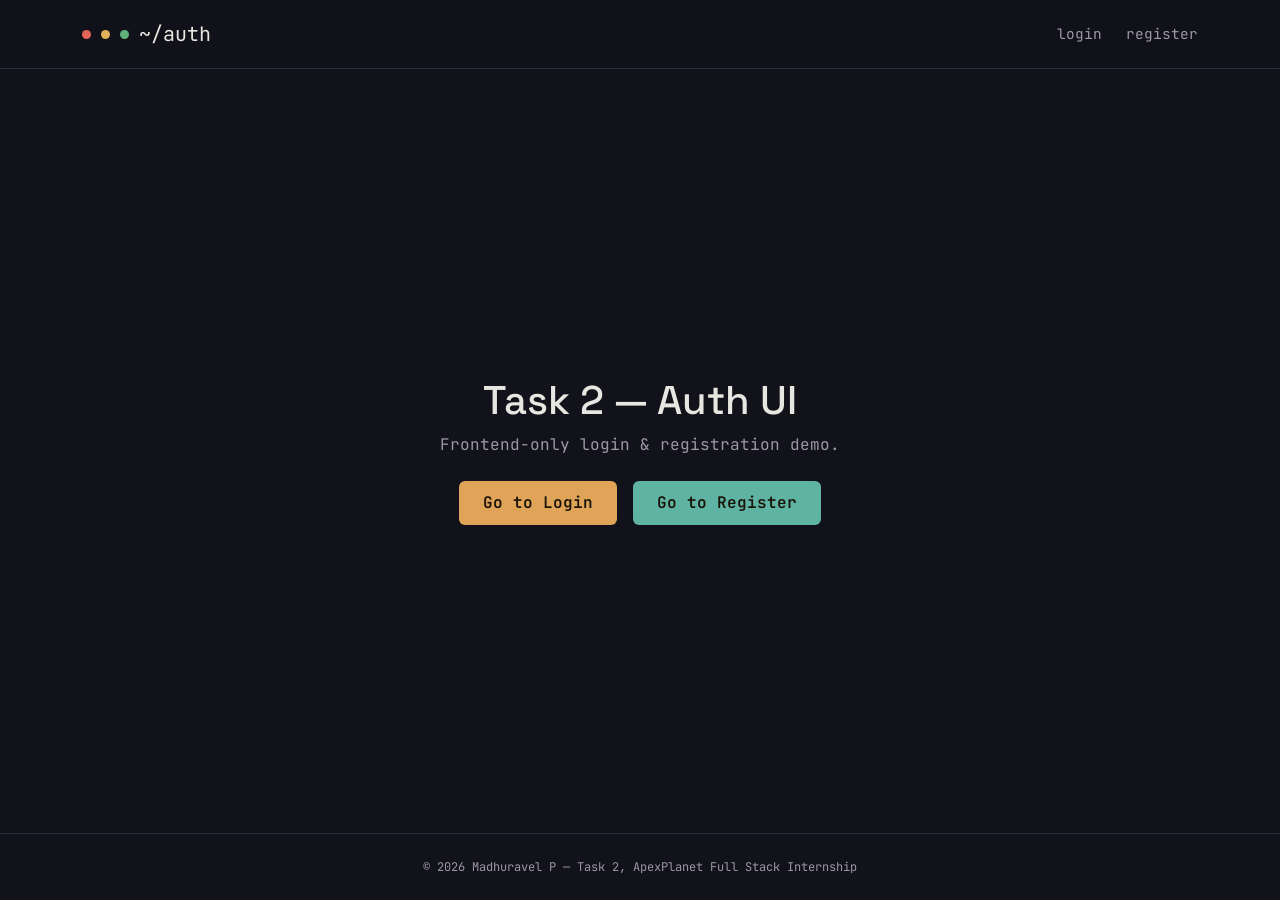
<file: index.html>
<!DOCTYPE html>
<html lang="en">
<head>
<meta charset="UTF-8">
<meta name="viewport" content="width=device-width, initial-scale=1.0">
<title>Auth UI — Madhuravel P</title>
<link href="https://fonts.googleapis.com/css2?family=JetBrains+Mono:wght@400;500;700&family=Space+Grotesk:wght@400;500;600;700&display=swap" rel="stylesheet">
<link href="https://cdn.jsdelivr.net/npm/bootstrap@5.3.3/dist/css/bootstrap.min.css" rel="stylesheet">
<link rel="stylesheet" href="css/style.css">
</head>
<body>
<div id="navbar-slot"></div>
<main class="auth-wrap">
  <div class="text-center">
    <h1 style="font-family:var(--display)">Task 2 — Auth UI</h1>
    <p style="color:var(--text-dim); font-family:var(--mono)">Frontend-only login &amp; registration demo.</p>
    <div class="d-flex gap-3 justify-content-center mt-4">
      <a href="login.html" class="btn btn-terminal" style="width:auto; padding:10px 24px;">Go to Login</a>
      <a href="register.html" class="btn btn-terminal" style="width:auto; padding:10px 24px; background:var(--accent-2);">Go to Register</a>
    </div>
  </div>
</main>
<div id="footer-slot"></div>
<script src="js/components.js"></script>
<script>mountComponents('index.html');</script>
</body>
</html>
</file>
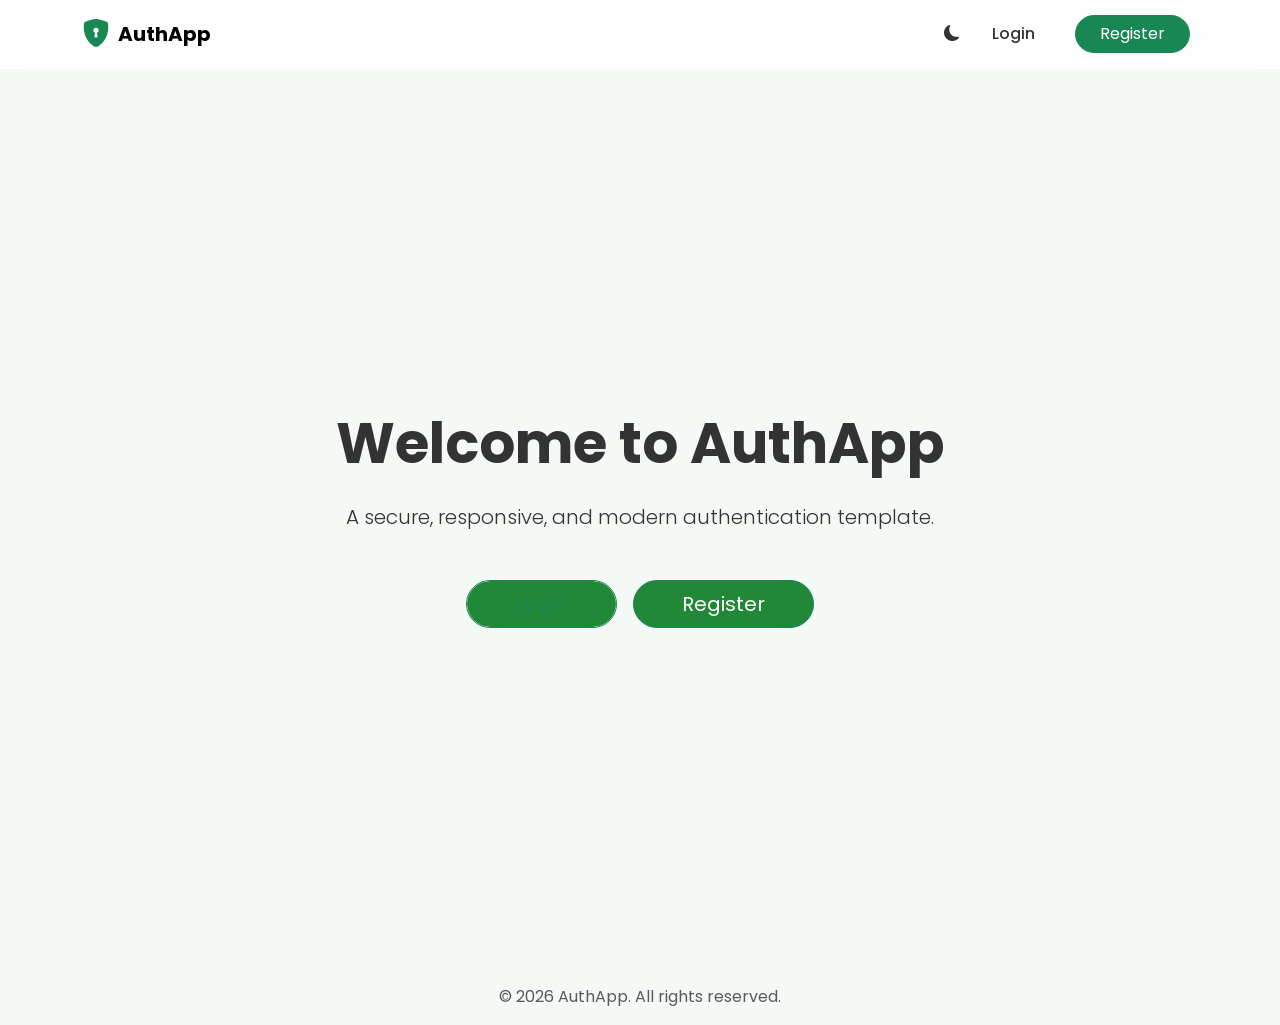
<file: Frontend-Task2/index.html>
<!DOCTYPE html>
<html lang="en">
<head>
    <meta charset="UTF-8">
    <meta name="viewport" content="width=device-width, initial-scale=1.0">
    <title>Welcome | Frontend-Task2</title>
    <!-- Google Fonts: Poppins -->
    <link href="https://fonts.googleapis.com/css2?family=Poppins:wght@300;400;500;600;700&display=swap" rel="stylesheet">
    <!-- Bootstrap 5 CSS -->
    <link href="https://cdn.jsdelivr.net/npm/bootstrap@5.3.0/dist/css/bootstrap.min.css" rel="stylesheet">
    <!-- Bootstrap Icons -->
    <link rel="stylesheet" href="https://cdn.jsdelivr.net/npm/bootstrap-icons@1.10.5/font/bootstrap-icons.css">
    <!-- Custom CSS -->
    <link rel="stylesheet" href="css/style.css">
    <link rel="stylesheet" href="css/responsive.css">
</head>
<body>

    <!-- Navbar -->
    <nav class="navbar navbar-expand-lg custom-navbar">
        <div class="container">
            <a class="navbar-brand d-flex align-items-center" href="index.html">
                <i class="bi bi-shield-lock-fill me-2 fs-3 text-success"></i>
                <span class="fw-bold">AuthApp</span>
            </a>
            <button class="navbar-toggler" type="button" data-bs-toggle="collapse" data-bs-target="#navbarNav">
                <span class="navbar-toggler-icon"></span>
            </button>
            <div class="collapse navbar-collapse justify-content-end" id="navbarNav">
                <ul class="navbar-nav align-items-center">
                    <li class="nav-item">
                        <button id="darkModeToggle" class="btn btn-link nav-link">
                            <i class="bi bi-moon-fill" id="darkModeIcon"></i>
                        </button>
                    </li>
                    <li class="nav-item">
                        <a class="nav-link" href="login.html">Login</a>
                    </li>
                    <li class="nav-item">
                        <a class="btn btn-success ms-lg-3 rounded-pill px-4" href="register.html">Register</a>
                    </li>
                </ul>
            </div>
        </div>
    </nav>

    <!-- Main Content -->
    <main class="container d-flex flex-column justify-content-center align-items-center min-vh-100 text-center">
        <h1 class="display-4 fw-bold mb-4 fade-in">Welcome to AuthApp</h1>
        <p class="lead mb-5 fade-in delay-1">A secure, responsive, and modern authentication template.</p>
        <div class="fade-in delay-2 d-flex gap-3">
            <a href="login.html" class="btn btn-outline-success btn-lg rounded-pill px-5 custom-btn">Login</a>
            <a href="register.html" class="btn btn-success btn-lg rounded-pill px-5 custom-btn">Register</a>
        </div>
    </main>

    <!-- Footer -->
    <footer class="footer mt-auto py-3 bg-transparent text-center fade-in">
        <div class="container">
            <span class="text-muted">© 2026 AuthApp. All rights reserved.</span>
        </div>
    </footer>

    <!-- Bootstrap 5 JS Bundle -->
    <script src="https://cdn.jsdelivr.net/npm/bootstrap@5.3.0/dist/js/bootstrap.bundle.min.js"></script>
    <!-- Custom JS -->
    <script src="js/validation.js"></script>
</body>
</html>
</file>
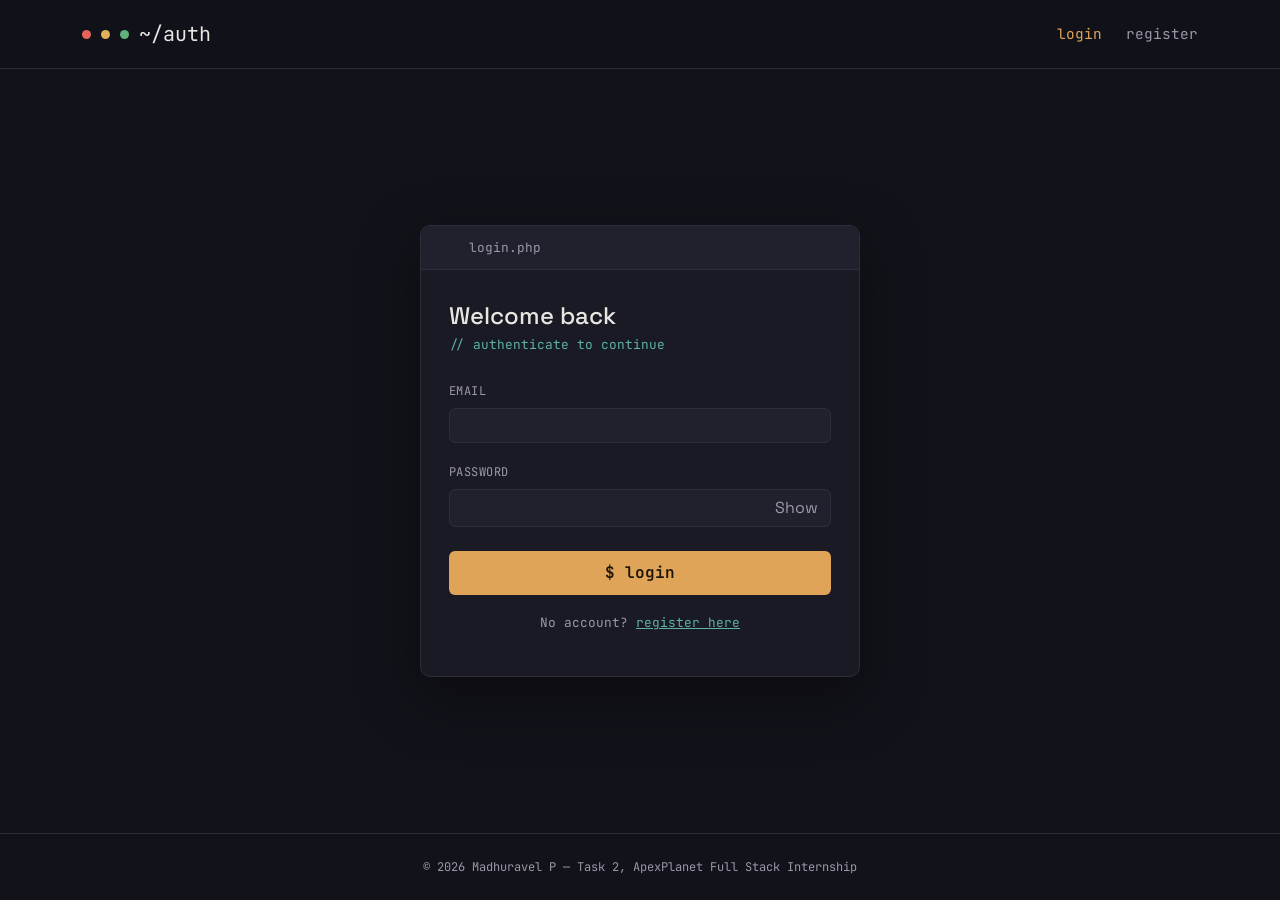
<file: login.html>
<!DOCTYPE html>
<html lang="en">
<head>
<meta charset="UTF-8">
<meta name="viewport" content="width=device-width, initial-scale=1.0">
<title>Login — Madhuravel P</title>
<link rel="preconnect" href="https://fonts.googleapis.com">
<link href="https://fonts.googleapis.com/css2?family=JetBrains+Mono:wght@400;500;700&family=Space+Grotesk:wght@400;500;600;700&display=swap" rel="stylesheet">
<link href="https://cdn.jsdelivr.net/npm/bootstrap@5.3.3/dist/css/bootstrap.min.css" rel="stylesheet">
<link rel="stylesheet" href="css/style.css">
</head>
<body>

<div id="navbar-slot"></div>

<main class="auth-wrap">
  <div class="auth-card">
    <div class="auth-card__bar">
      <span class="dot dot--red"></span><span class="dot dot--yellow"></span><span class="dot dot--green"></span>
      <span class="title">login.php</span>
    </div>
    <div class="auth-card__body">
      <h1>Welcome back</h1>
      <p class="subtitle">// authenticate to continue</p>

      <form id="loginForm" novalidate>
        <div class="mb-3">
          <label for="loginEmail" class="form-label">Email</label>
          <input type="email" class="form-control" id="loginEmail" placeholder="you@example.com" required>
          <div class="invalid-feedback"></div>
        </div>

        <div class="mb-3">
          <label for="loginPassword" class="form-label">Password</label>
          <div class="input-group">
            <input type="password" class="form-control" id="loginPassword" placeholder="••••••••" required>
            <button class="btn btn-toggle" type="button" data-target="loginPassword">Show</button>
          </div>
          <div class="invalid-feedback"></div>
        </div>

        <button type="submit" class="btn btn-terminal mt-2">$ login</button>
      </form>

      <p class="auth-switch">No account? <a href="register.html">register here</a></p>
    </div>
  </div>
</main>

<div id="footer-slot"></div>

<script src="js/components.js"></script>
<script>mountComponents('login.html');</script>
<script src="js/auth.js"></script>
</body>
</html>
</file>
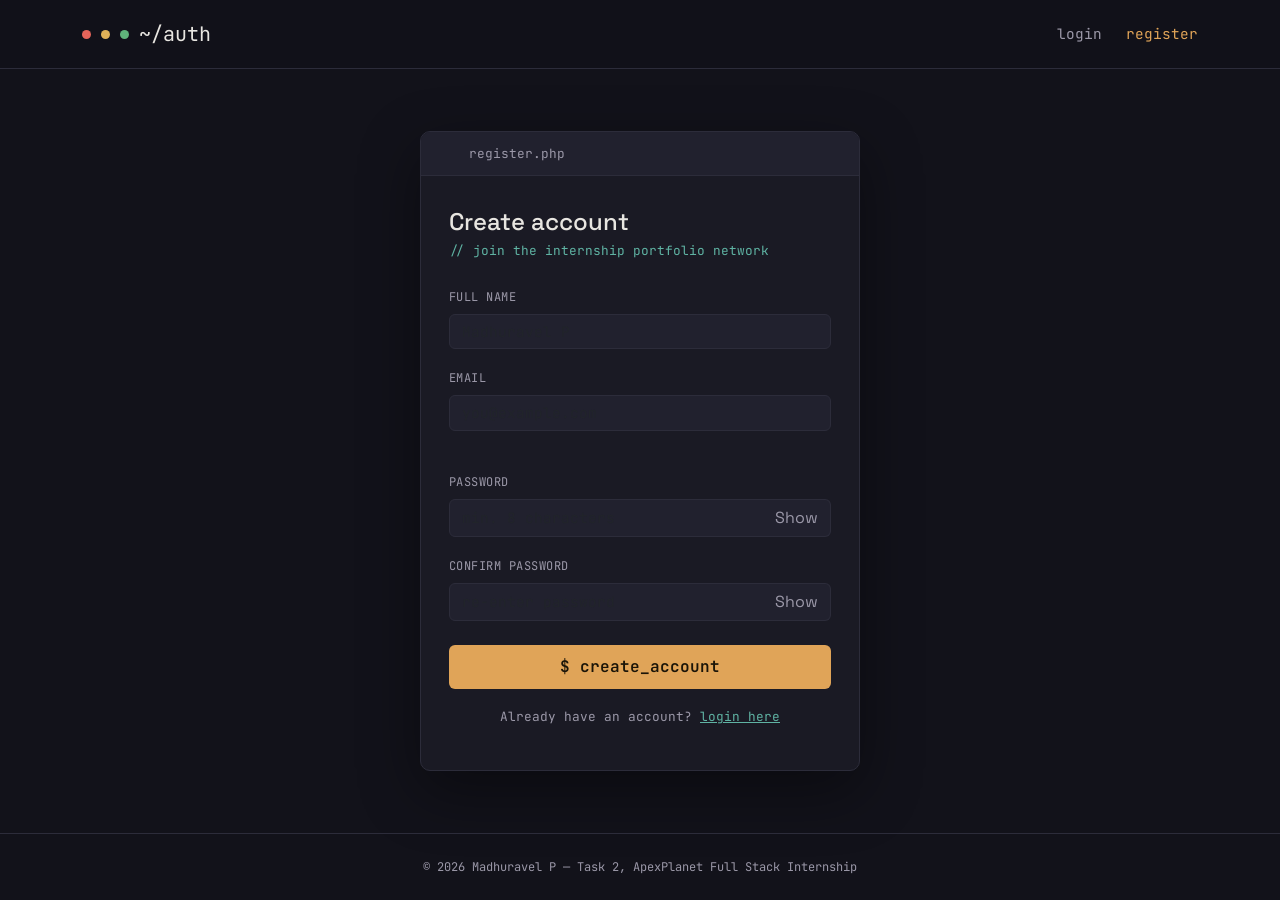
<file: register.html>
<!DOCTYPE html>
<html lang="en">
<head>
<meta charset="UTF-8">
<meta name="viewport" content="width=device-width, initial-scale=1.0">
<title>Register — Madhuravel P</title>
<link rel="preconnect" href="https://fonts.googleapis.com">
<link href="https://fonts.googleapis.com/css2?family=JetBrains+Mono:wght@400;500;700&family=Space+Grotesk:wght@400;500;600;700&display=swap" rel="stylesheet">
<link href="https://cdn.jsdelivr.net/npm/bootstrap@5.3.3/dist/css/bootstrap.min.css" rel="stylesheet">
<link rel="stylesheet" href="css/style.css">
</head>
<body>

<div id="navbar-slot"></div>

<main class="auth-wrap">
  <div class="auth-card">
    <div class="auth-card__bar">
      <span class="dot dot--red"></span><span class="dot dot--yellow"></span><span class="dot dot--green"></span>
      <span class="title">register.php</span>
    </div>
    <div class="auth-card__body">
      <h1>Create account</h1>
      <p class="subtitle">// join the internship portfolio network</p>

      <form id="registerForm" novalidate>
        <div class="mb-3">
          <label for="registerName" class="form-label">Full name</label>
          <input type="text" class="form-control" id="registerName" placeholder="Madhuravel P" required>
          <div class="invalid-feedback"></div>
        </div>

        <div class="mb-3">
          <label for="registerEmail" class="form-label">Email</label>
          <input type="email" class="form-control" id="registerEmail" placeholder="you@example.com" required>
          <div class="invalid-feedback"></div>
        </div>

        <div class="mb-3">
          <label for="registerPassword" class="form-label">Password</label>
          <div class="input-group">
            <input type="password" class="form-control" id="registerPassword" placeholder="min. 8 characters" required>
            <button class="btn btn-toggle" type="button" data-target="registerPassword">Show</button>
          </div>
          <div class="invalid-feedback"></div>
        </div>

        <div class="mb-3">
          <label for="registerConfirmPassword" class="form-label">Confirm password</label>
          <div class="input-group">
            <input type="password" class="form-control" id="registerConfirmPassword" placeholder="re-enter password" required>
            <button class="btn btn-toggle" type="button" data-target="registerConfirmPassword">Show</button>
          </div>
          <div class="invalid-feedback"></div>
        </div>

        <button type="submit" class="btn btn-terminal mt-2">$ create_account</button>
      </form>

      <p class="auth-switch">Already have an account? <a href="login.html">login here</a></p>
    </div>
  </div>
</main>

<div id="footer-slot"></div>

<script src="js/components.js"></script>
<script>mountComponents('register.html');</script>
<script src="js/auth.js"></script>
</body>
</html>
</file>
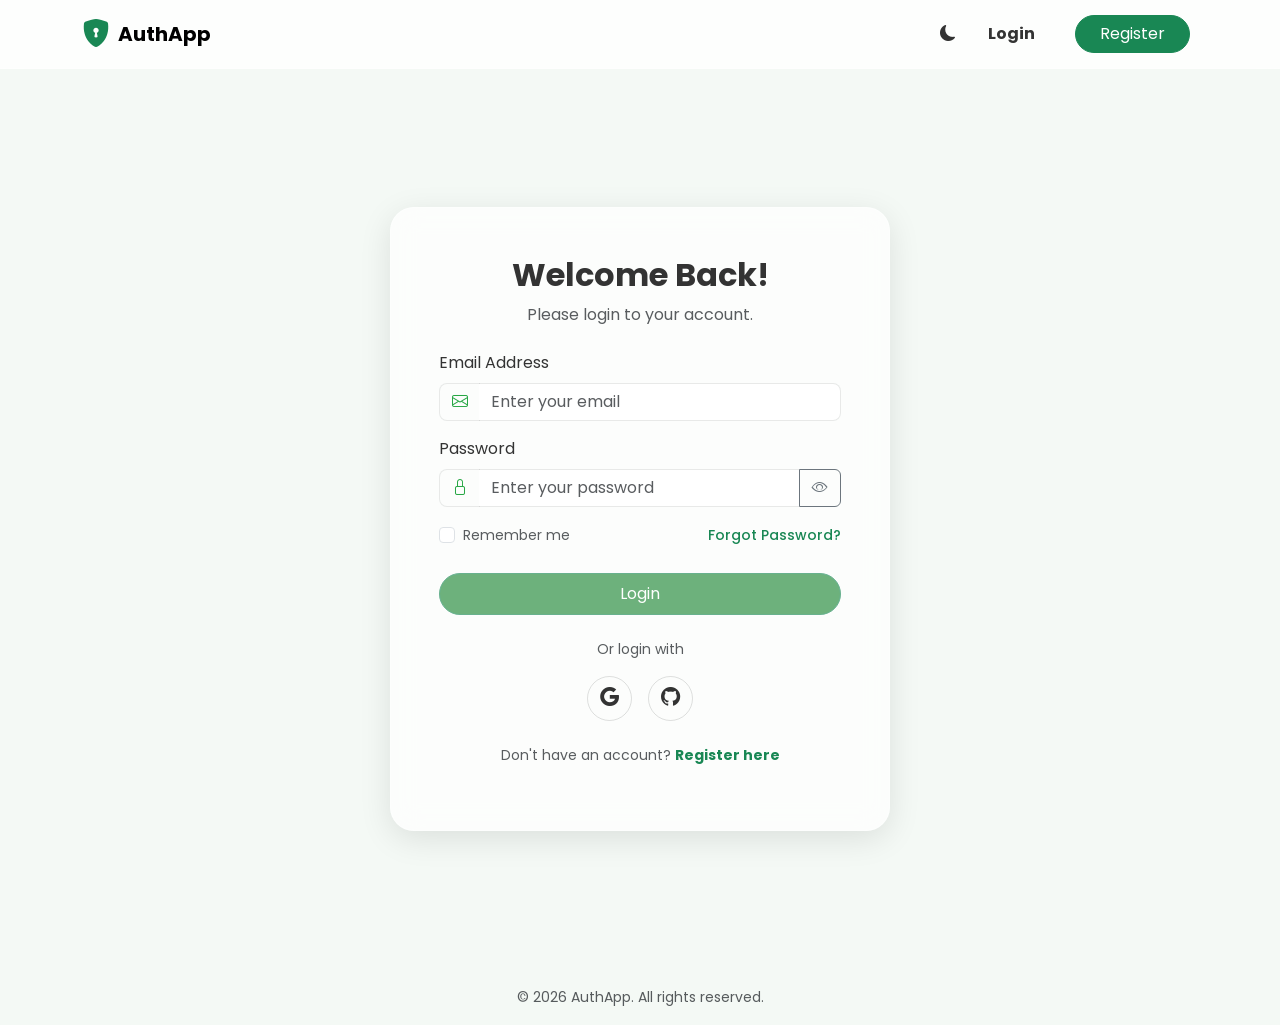
<file: Frontend-Task2/login.html>
<!DOCTYPE html>
<html lang="en">
<head>
    <meta charset="UTF-8">
    <meta name="viewport" content="width=device-width, initial-scale=1.0">
    <title>Login | Frontend-Task2</title>
    <link href="https://fonts.googleapis.com/css2?family=Poppins:wght@300;400;500;600;700&display=swap" rel="stylesheet">
    <link href="https://cdn.jsdelivr.net/npm/bootstrap@5.3.0/dist/css/bootstrap.min.css" rel="stylesheet">
    <link rel="stylesheet" href="https://cdn.jsdelivr.net/npm/bootstrap-icons@1.10.5/font/bootstrap-icons.css">
    <link rel="stylesheet" href="css/style.css">
    <link rel="stylesheet" href="css/responsive.css">
</head>
<body>

    <!-- Navbar -->
    <nav class="navbar navbar-expand-lg custom-navbar">
        <div class="container">
            <a class="navbar-brand d-flex align-items-center" href="index.html">
                <i class="bi bi-shield-lock-fill me-2 fs-3 text-success"></i>
                <span class="fw-bold">AuthApp</span>
            </a>
            <button class="navbar-toggler" type="button" data-bs-toggle="collapse" data-bs-target="#navbarNav">
                <span class="navbar-toggler-icon"></span>
            </button>
            <div class="collapse navbar-collapse justify-content-end" id="navbarNav">
                <ul class="navbar-nav align-items-center">
                    <li class="nav-item">
                        <button id="darkModeToggle" class="btn btn-link nav-link">
                            <i class="bi bi-moon-fill" id="darkModeIcon"></i>
                        </button>
                    </li>
                    <li class="nav-item">
                        <a class="nav-link active fw-bold" href="login.html">Login</a>
                    </li>
                    <li class="nav-item">
                        <a class="btn btn-success ms-lg-3 rounded-pill px-4" href="register.html">Register</a>
                    </li>
                </ul>
            </div>
        </div>
    </nav>

    <!-- Main Content -->
    <main class="container d-flex flex-column justify-content-center align-items-center min-vh-100 py-5">
        <div class="auth-card glass-card fade-in p-4 p-md-5 w-100" style="max-width: 500px;">
            <div class="text-center mb-4">
                <h2 class="fw-bold">Welcome Back!</h2>
                <p class="text-muted">Please login to your account.</p>
            </div>

            <form id="loginForm" novalidate>
                <!-- Email Input -->
                <div class="mb-3 form-group">
                    <label for="loginEmail" class="form-label">Email Address</label>
                    <div class="input-group has-validation">
                        <span class="input-group-text"><i class="bi bi-envelope"></i></span>
                        <input type="email" class="form-control" id="loginEmail" required placeholder="Enter your email">
                        <div class="invalid-feedback">Please enter a valid email address.</div>
                    </div>
                </div>

                <!-- Password Input -->
                <div class="mb-3 form-group">
                    <label for="loginPassword" class="form-label">Password</label>
                    <div class="input-group has-validation">
                        <span class="input-group-text"><i class="bi bi-lock"></i></span>
                        <input type="password" class="form-control" id="loginPassword" required placeholder="Enter your password">
                        <button class="btn btn-outline-secondary toggle-password" type="button" data-target="loginPassword">
                            <i class="bi bi-eye"></i>
                        </button>
                        <div class="invalid-feedback">Password is required.</div>
                    </div>
                </div>

                <!-- Remember Me & Forgot Password -->
                <div class="d-flex justify-content-between align-items-center mb-4">
                    <div class="form-check">
                        <input type="checkbox" class="form-check-input custom-checkbox" id="rememberMe">
                        <label class="form-check-label text-muted small" for="rememberMe">Remember me</label>
                    </div>
                    <a href="#" class="text-success small fw-medium text-decoration-none">Forgot Password?</a>
                </div>

                <!-- Submit Button -->
                <button type="submit" class="btn btn-success w-100 rounded-pill py-2 custom-btn position-relative" id="loginBtn" disabled>
                    <span class="btn-text">Login</span>
                    <span class="spinner-border spinner-border-sm position-absolute top-50 start-50 translate-middle d-none" id="loginSpinner" role="status" aria-hidden="true"></span>
                </button>

                <!-- Social Login -->
                <div class="text-center mt-4">
                    <p class="text-muted small mb-3">Or login with</p>
                    <div class="d-flex justify-content-center gap-3">
                        <button type="button" class="btn btn-outline-dark rounded-circle social-btn"><i class="bi bi-google"></i></button>
                        <button type="button" class="btn btn-outline-dark rounded-circle social-btn"><i class="bi bi-github"></i></button>
                    </div>
                </div>

                <!-- Register Link -->
                <div class="text-center mt-4">
                    <p class="text-muted small">Don't have an account? <a href="register.html" class="text-success fw-bold text-decoration-none">Register here</a></p>
                </div>
            </form>
        </div>
    </main>

    <!-- Footer -->
    <footer class="footer mt-auto py-3 text-center">
        <div class="container">
            <span class="text-muted small">© 2026 AuthApp. All rights reserved.</span>
        </div>
    </footer>

    <!-- Scripts -->
    <script src="https://cdn.jsdelivr.net/npm/bootstrap@5.3.0/dist/js/bootstrap.bundle.min.js"></script>
    <script src="js/validation.js"></script>
    <script src="js/login.js"></script>
</body>
</html>
</file>
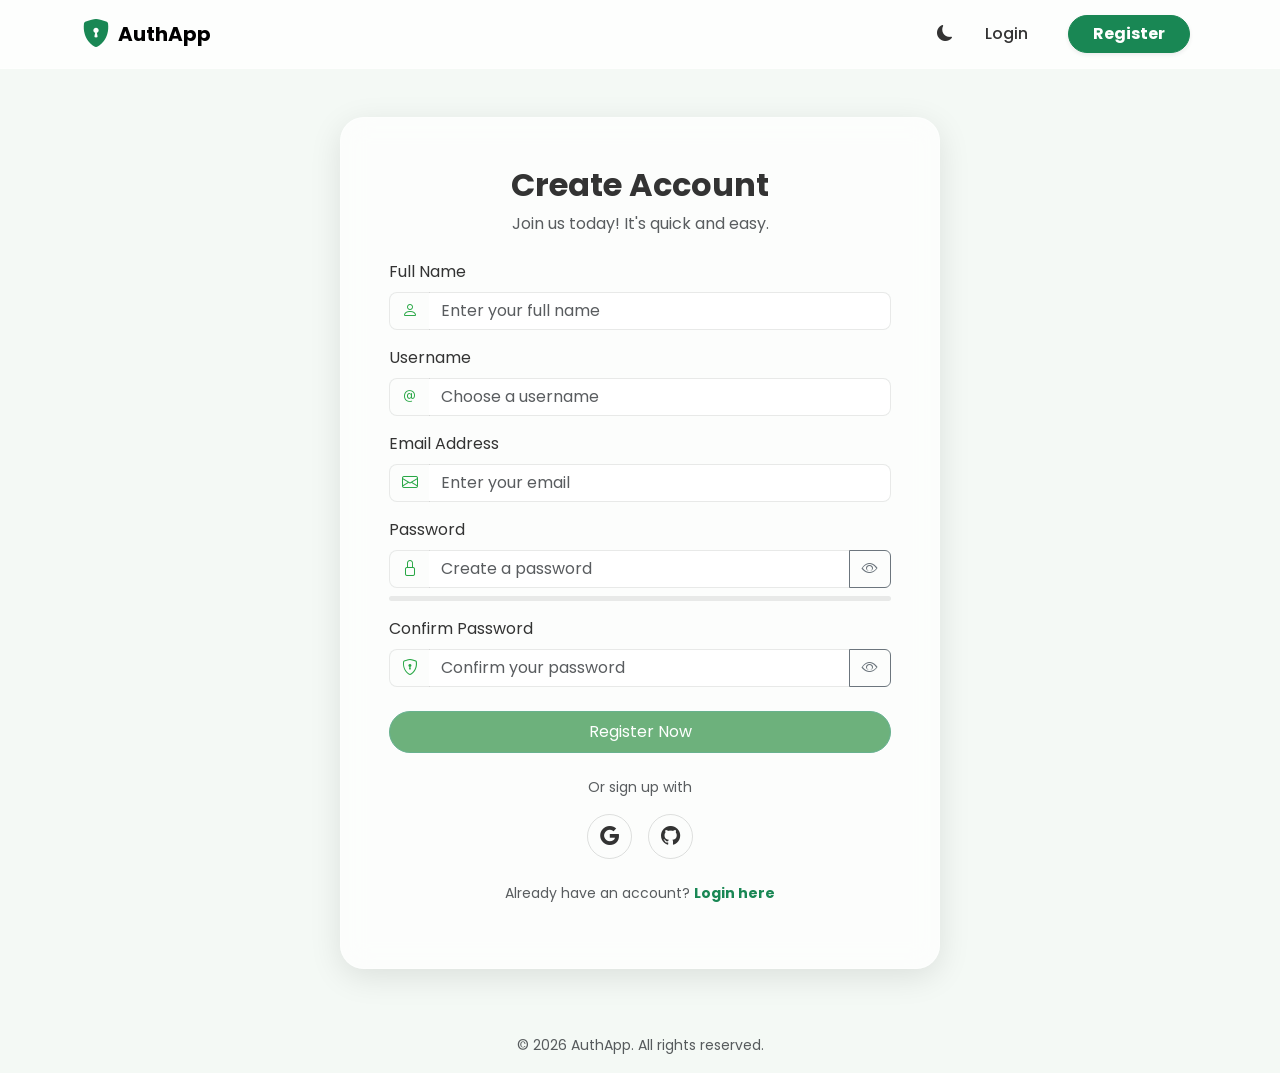
<file: Frontend-Task2/register.html>
<!DOCTYPE html>
<html lang="en">
<head>
    <meta charset="UTF-8">
    <meta name="viewport" content="width=device-width, initial-scale=1.0">
    <title>Register | Frontend-Task2</title>
    <link href="https://fonts.googleapis.com/css2?family=Poppins:wght@300;400;500;600;700&display=swap" rel="stylesheet">
    <link href="https://cdn.jsdelivr.net/npm/bootstrap@5.3.0/dist/css/bootstrap.min.css" rel="stylesheet">
    <link rel="stylesheet" href="https://cdn.jsdelivr.net/npm/bootstrap-icons@1.10.5/font/bootstrap-icons.css">
    <link rel="stylesheet" href="css/style.css">
    <link rel="stylesheet" href="css/responsive.css">
</head>
<body>

    <!-- Navbar -->
    <nav class="navbar navbar-expand-lg custom-navbar">
        <div class="container">
            <a class="navbar-brand d-flex align-items-center" href="index.html">
                <i class="bi bi-shield-lock-fill me-2 fs-3 text-success"></i>
                <span class="fw-bold">AuthApp</span>
            </a>
            <button class="navbar-toggler" type="button" data-bs-toggle="collapse" data-bs-target="#navbarNav">
                <span class="navbar-toggler-icon"></span>
            </button>
            <div class="collapse navbar-collapse justify-content-end" id="navbarNav">
                <ul class="navbar-nav align-items-center">
                    <li class="nav-item">
                        <button id="darkModeToggle" class="btn btn-link nav-link">
                            <i class="bi bi-moon-fill" id="darkModeIcon"></i>
                        </button>
                    </li>
                    <li class="nav-item">
                        <a class="nav-link" href="login.html">Login</a>
                    </li>
                    <li class="nav-item">
                        <a class="btn btn-success ms-lg-3 rounded-pill px-4 fw-bold shadow-sm" href="register.html">Register</a>
                    </li>
                </ul>
            </div>
        </div>
    </nav>

    <!-- Main Content -->
    <main class="container d-flex flex-column justify-content-center align-items-center min-vh-100 py-5">
        <div class="auth-card glass-card fade-in p-4 p-md-5 w-100" style="max-width: 600px;">
            <div class="text-center mb-4">
                <h2 class="fw-bold">Create Account</h2>
                <p class="text-muted">Join us today! It's quick and easy.</p>
            </div>

            <form id="registerForm" novalidate>
                <!-- Full Name -->
                <div class="mb-3 form-group">
                    <label for="regName" class="form-label">Full Name</label>
                    <div class="input-group has-validation">
                        <span class="input-group-text"><i class="bi bi-person"></i></span>
                        <input type="text" class="form-control" id="regName" required placeholder="Enter your full name">
                        <div class="invalid-feedback">Please enter your full name.</div>
                    </div>
                </div>

                <!-- Username with AJAX validation -->
                <div class="mb-3 form-group position-relative">
                    <label for="regUsername" class="form-label">Username</label>
                    <div class="input-group has-validation">
                        <span class="input-group-text"><i class="bi bi-at"></i></span>
                        <input type="text" class="form-control" id="regUsername" required placeholder="Choose a username">
                        <div class="invalid-feedback" id="usernameError">Please enter a username.</div>
                    </div>
                    <div id="usernameStatus" class="form-text small mt-1 d-none"></div>
                </div>

                <!-- Email Input -->
                <div class="mb-3 form-group">
                    <label for="regEmail" class="form-label">Email Address</label>
                    <div class="input-group has-validation">
                        <span class="input-group-text"><i class="bi bi-envelope"></i></span>
                        <input type="email" class="form-control" id="regEmail" required placeholder="Enter your email">
                        <div class="invalid-feedback">Please enter a valid email address.</div>
                    </div>
                </div>

                <!-- Password Input -->
                <div class="mb-3 form-group">
                    <label for="regPassword" class="form-label">Password</label>
                    <div class="input-group has-validation">
                        <span class="input-group-text"><i class="bi bi-lock"></i></span>
                        <input type="password" class="form-control" id="regPassword" required placeholder="Create a password">
                        <button class="btn btn-outline-secondary toggle-password" type="button" data-target="regPassword">
                            <i class="bi bi-eye"></i>
                        </button>
                        <div class="invalid-feedback">
                            Password must contain min 8 chars, one uppercase, one lowercase, one number, and one special char.
                        </div>
                    </div>
                    <!-- Password Strength Meter -->
                    <div class="progress mt-2" style="height: 5px;">
                        <div id="passwordStrength" class="progress-bar" role="progressbar" style="width: 0%;" aria-valuenow="0" aria-valuemin="0" aria-valuemax="100"></div>
                    </div>
                </div>

                <!-- Confirm Password Input -->
                <div class="mb-4 form-group">
                    <label for="regConfirmPassword" class="form-label">Confirm Password</label>
                    <div class="input-group has-validation">
                        <span class="input-group-text"><i class="bi bi-shield-lock"></i></span>
                        <input type="password" class="form-control" id="regConfirmPassword" required placeholder="Confirm your password">
                        <button class="btn btn-outline-secondary toggle-password" type="button" data-target="regConfirmPassword">
                            <i class="bi bi-eye"></i>
                        </button>
                        <div class="invalid-feedback">Passwords do not match.</div>
                    </div>
                </div>

                <!-- Submit Button -->
                <button type="submit" class="btn btn-success w-100 rounded-pill py-2 custom-btn position-relative" id="registerBtn" disabled>
                    <span class="btn-text">Register Now</span>
                    <span class="spinner-border spinner-border-sm position-absolute top-50 start-50 translate-middle d-none" id="registerSpinner" role="status" aria-hidden="true"></span>
                </button>

                <!-- Social Login -->
                <div class="text-center mt-4">
                    <p class="text-muted small mb-3">Or sign up with</p>
                    <div class="d-flex justify-content-center gap-3">
                        <button type="button" class="btn btn-outline-dark rounded-circle social-btn"><i class="bi bi-google"></i></button>
                        <button type="button" class="btn btn-outline-dark rounded-circle social-btn"><i class="bi bi-github"></i></button>
                    </div>
                </div>

                <!-- Login Link -->
                <div class="text-center mt-4">
                    <p class="text-muted small">Already have an account? <a href="login.html" class="text-success fw-bold text-decoration-none">Login here</a></p>
                </div>
            </form>
        </div>
    </main>

    <!-- Footer -->
    <footer class="footer mt-auto py-3 text-center">
        <div class="container">
            <span class="text-muted small">© 2026 AuthApp. All rights reserved.</span>
        </div>
    </footer>

    <!-- Success Modal -->
    <div class="modal fade" id="successModal" tabindex="-1" aria-labelledby="successModalLabel" aria-hidden="true">
        <div class="modal-dialog modal-dialog-centered">
            <div class="modal-content glass-card text-center p-4">
                <div class="modal-body py-4">
                    <i class="bi bi-check-circle-fill text-success" style="font-size: 4rem;"></i>
                    <h3 class="mt-3 fw-bold">Registration Successful!</h3>
                    <p class="text-muted">Your account has been created successfully. You can now login to access your dashboard.</p>
                    <a href="login.html" class="btn btn-success rounded-pill px-5 mt-3">Go to Login</a>
                </div>
            </div>
        </div>
    </div>

    <!-- Scripts -->
    <script src="https://cdn.jsdelivr.net/npm/bootstrap@5.3.0/dist/js/bootstrap.bundle.min.js"></script>
    <script src="js/validation.js"></script>
    <script src="js/register.js"></script>
</body>
</html>
</file>
<file: css/style.css>
:root {
  --bg: #12121a;
  --panel: #1a1a24;
  --panel-2: #21212e;
  --text: #e8e6e1;
  --text-dim: #9b98a8;
  --accent: #e0a458;
  --accent-2: #5fb3a3;
  --border: #2c2c3a;
  --danger: #e5645a;
  --radius: 10px;
  --mono: 'JetBrains Mono', monospace;
  --display: 'Space Grotesk', sans-serif;
}

body {
  background: var(--bg);
  color: var(--text);
  font-family: var(--display);
  min-height: 100vh;
  display: flex;
  flex-direction: column;
}

a { color: var(--accent-2); }
a:hover { color: var(--accent); }

/* ---------- Navbar (reusable component) ---------- */
.navbar-terminal {
  background: rgba(18,18,26,0.9);
  backdrop-filter: blur(8px);
  border-bottom: 1px solid var(--border);
  padding: 14px 0;
}
.navbar-terminal .navbar-brand {
  font-family: var(--mono);
  color: var(--text);
  display: flex;
  align-items: center;
  gap: 10px;
}
.navbar-terminal .dot { width: 9px; height: 9px; border-radius: 50%; display: inline-block; }
.dot--red { background: #e5645a; }
.dot--yellow { background: #e0b158; }
.dot--green { background: #5fb37a; }
.navbar-terminal .nav-link {
  font-family: var(--mono);
  font-size: 0.9rem;
  color: var(--text-dim) !important;
}
.navbar-terminal .nav-link:hover,
.navbar-terminal .nav-link.active { color: var(--accent) !important; }

/* ---------- Auth card ---------- */
.auth-wrap {
  flex: 1;
  display: flex;
  align-items: center;
  justify-content: center;
  padding: 48px 16px;
}
.auth-card {
  width: 100%;
  max-width: 440px;
  background: var(--panel);
  border: 1px solid var(--border);
  border-radius: var(--radius);
  overflow: hidden;
  box-shadow: 0 20px 60px rgba(0,0,0,0.4);
}
.auth-card__bar {
  display: flex;
  align-items: center;
  gap: 8px;
  padding: 12px 16px;
  background: var(--panel-2);
  border-bottom: 1px solid var(--border);
  font-family: var(--mono);
  font-size: 0.8rem;
  color: var(--text-dim);
}
.auth-card__bar span.title { margin-left: 8px; }
.auth-card__body { padding: 32px 28px 28px; }

.auth-card h1 {
  font-family: var(--display);
  font-size: 1.5rem;
  margin-bottom: 4px;
}
.auth-card .subtitle {
  font-family: var(--mono);
  font-size: 0.8rem;
  color: var(--accent-2);
  margin-bottom: 24px;
}

.form-label {
  font-family: var(--mono);
  font-size: 0.75rem;
  color: var(--text-dim);
  text-transform: uppercase;
  letter-spacing: 0.04em;
}
.form-control {
  background: var(--panel-2);
  border: 1px solid var(--border);
  color: var(--text);
  font-family: var(--mono);
  font-size: 0.9rem;
}
.form-control:focus {
  background: var(--panel-2);
  border-color: var(--accent-2);
  color: var(--text);
  box-shadow: 0 0 0 0.2rem rgba(95,179,163,0.25);
}
.form-control.is-invalid { border-color: var(--danger); }
.form-control.is-valid { border-color: var(--accent-2); }
.invalid-feedback { font-family: var(--mono); font-size: 0.75rem; }

.input-group .btn-toggle {
  background: var(--panel-2);
  border: 1px solid var(--border);
  border-left: none;
  color: var(--text-dim);
}
.input-group .btn-toggle:hover { color: var(--accent); }

.btn-terminal {
  width: 100%;
  background: var(--accent);
  border: none;
  color: #1a1408;
  font-family: var(--mono);
  font-weight: 600;
  padding: 10px;
  border-radius: 6px;
  transition: background 0.2s;
}
.btn-terminal:hover { background: #f0b671; color: #1a1408; }
.btn-terminal:disabled { opacity: 0.5; }

.auth-switch {
  text-align: center;
  font-family: var(--mono);
  font-size: 0.8rem;
  color: var(--text-dim);
  margin-top: 18px;
}

.ajax-status {
  font-family: var(--mono);
  font-size: 0.75rem;
  min-height: 18px;
  margin-top: 4px;
}
.ajax-status.checking { color: var(--text-dim); }
.ajax-status.taken { color: var(--danger); }
.ajax-status.available { color: var(--accent-2); }

/* ---------- Footer (reusable component) ---------- */
.footer-terminal {
  text-align: center;
  padding: 24px;
  font-family: var(--mono);
  font-size: 0.75rem;
  color: var(--text-dim);
  border-top: 1px solid var(--border);
}
</file>
<file: Frontend-Task2/css/responsive.css>
/* 
    Responsive Adjustments
*/

/* Extra Small Devices (phones, less than 576px) */
@media (max-width: 575.98px) {
    .glass-card {
        border-radius: 1rem;
        padding: 1.5rem !important;
    }
    
    .display-4 {
        font-size: 2.5rem;
    }
    
    .custom-btn {
        padding-left: 2rem !important;
        padding-right: 2rem !important;
    }
}

/* Small Devices (landscape phones, 576px and up) */
@media (min-width: 576px) and (max-width: 767.98px) {
    .glass-card {
        padding: 2rem !important;
    }
}

/* Medium Devices (tablets, 768px and up) */
@media (min-width: 768px) and (max-width: 991.98px) {
    /* Adjustments for medium devices */
}

/* Large Devices (desktops, 992px and up) */
@media (min-width: 992px) {
    /* Navbar spacing on large screens */
    .navbar-nav .nav-item {
        margin-left: 0.5rem;
        margin-right: 0.5rem;
    }
}

/* Extra Large Devices (large desktops, 1200px and up) */
@media (min-width: 1200px) {
    /* Ensure forms max-width doesn't look stretched */
}

/* Fix height on mobile landscape */
@media (max-height: 600px) and (orientation: landscape) {
    main {
        padding-top: 5rem !important;
        padding-bottom: 3rem !important;
    }
}
</file>
<file: Frontend-Task2/css/style.css>
/* 
    Variables & Theme Definitions 
*/
:root {
    /* Light Mode Variables */
    --primary-color: #28a745;       /* Bootstrap Success */
    --primary-hover: #218838;
    --bg-color: #f4f9f5;
    --text-color: #333333;
    --card-bg: rgba(255, 255, 255, 0.7);
    --border-color: rgba(255, 255, 255, 0.3);
    --input-bg: rgba(255, 255, 255, 0.9);
    --shadow-color: rgba(0, 0, 0, 0.1);
    --nav-bg: rgba(255, 255, 255, 0.8);
}

[data-theme="dark"] {
    /* Dark Mode Variables */
    --primary-color: #2ecc71;
    --primary-hover: #27ae60;
    --bg-color: #121212;
    --text-color: #e0e0e0;
    --card-bg: rgba(30, 30, 30, 0.8);
    --border-color: rgba(255, 255, 255, 0.1);
    --input-bg: rgba(40, 40, 40, 0.9);
    --shadow-color: rgba(0, 0, 0, 0.5);
    --nav-bg: rgba(18, 18, 18, 0.9);
}

/* 
    Global Styles 
*/
body {
    font-family: 'Poppins', sans-serif;
    background-color: var(--bg-color);
    color: var(--text-color);
    transition: background-color 0.4s ease, color 0.4s ease;
    overflow-x: hidden;
}

/* 
    Glassmorphism Effects
*/
.glass-card {
    background: var(--card-bg);
    backdrop-filter: blur(15px);
    -webkit-backdrop-filter: blur(15px);
    border: 1px solid var(--border-color);
    border-radius: 1.5rem;
    box-shadow: 0 8px 32px var(--shadow-color);
    transition: transform 0.3s ease, box-shadow 0.3s ease, background 0.4s ease;
}

.glass-card:hover {
    transform: translateY(-5px);
    box-shadow: 0 15px 35px var(--shadow-color);
}

/* 
    Navbar 
*/
.custom-navbar {
    background: var(--nav-bg);
    backdrop-filter: blur(10px);
    border-bottom: 1px solid var(--border-color);
    position: sticky;
    top: 0;
    z-index: 1000;
}

.custom-navbar .nav-link {
    color: var(--text-color) !important;
    font-weight: 500;
    transition: color 0.3s ease;
}

.custom-navbar .nav-link:hover {
    color: var(--primary-color) !important;
}

/* 
    Form Controls
*/
.form-control, .input-group-text {
    background-color: var(--input-bg);
    color: var(--text-color);
    border: 1px solid rgba(150, 150, 150, 0.2);
    border-radius: 0.5rem;
}

.form-control:focus {
    background-color: var(--input-bg);
    color: var(--text-color);
    border-color: var(--primary-color);
    box-shadow: 0 0 0 0.25rem rgba(40, 167, 69, 0.25);
}

.input-group-text {
    background-color: transparent;
    border-right: none;
    color: var(--primary-color);
}

.form-control {
    border-left: none;
}
.input-group:focus-within .input-group-text,
.input-group:focus-within .form-control {
    border-color: var(--primary-color);
}

/* 
    Buttons 
*/
.custom-btn {
    transition: all 0.3s ease;
    overflow: hidden;
    position: relative;
    z-index: 1;
}

.custom-btn::after {
    content: '';
    position: absolute;
    bottom: 0;
    left: 0;
    width: 100%;
    height: 100%;
    background-color: var(--primary-hover);
    border-radius: 5rem;
    z-index: -2;
}

.custom-btn::before {
    content: '';
    position: absolute;
    bottom: 0;
    left: 0;
    width: 0%;
    height: 100%;
    background-color: rgba(255, 255, 255, 0.2);
    transition: all 0.4s;
    border-radius: 5rem;
    z-index: -1;
}

.custom-btn:hover::before {
    width: 100%;
}

.social-btn {
    width: 45px;
    height: 45px;
    display: inline-flex;
    justify-content: center;
    align-items: center;
    font-size: 1.2rem;
    border-color: rgba(150, 150, 150, 0.3);
    color: var(--text-color);
    transition: all 0.3s ease;
}

.social-btn:hover {
    background-color: var(--primary-color);
    border-color: var(--primary-color);
    color: white;
    transform: translateY(-3px);
}

/* 
    Animations 
*/
.fade-in {
    animation: fadeIn 0.8s ease-out forwards;
    opacity: 0;
}

.delay-1 { animation-delay: 0.2s; }
.delay-2 { animation-delay: 0.4s; }

@keyframes fadeIn {
    from {
        opacity: 0;
        transform: translateY(20px);
    }
    to {
        opacity: 1;
        transform: translateY(0);
    }
}

/* 
    Validation Styles (override bootstrap defaults slightly for better look)
*/
.was-validated .form-control:invalid, .form-control.is-invalid {
    border-color: #dc3545;
    padding-right: calc(1.5em + 0.75rem);
    background-image: none; /* Removed default background icon as we use input group icons */
}

.was-validated .form-control:valid, .form-control.is-valid {
    border-color: #198754;
    padding-right: calc(1.5em + 0.75rem);
    background-image: none;
}

/* Dark mode specific tweaks for forms */
[data-theme="dark"] .form-control::placeholder {
    color: #a0a0a0;
}

/* Progress bar for password strength */
.progress {
    background-color: rgba(150, 150, 150, 0.2);
    border-radius: 5px;
}
</file>
